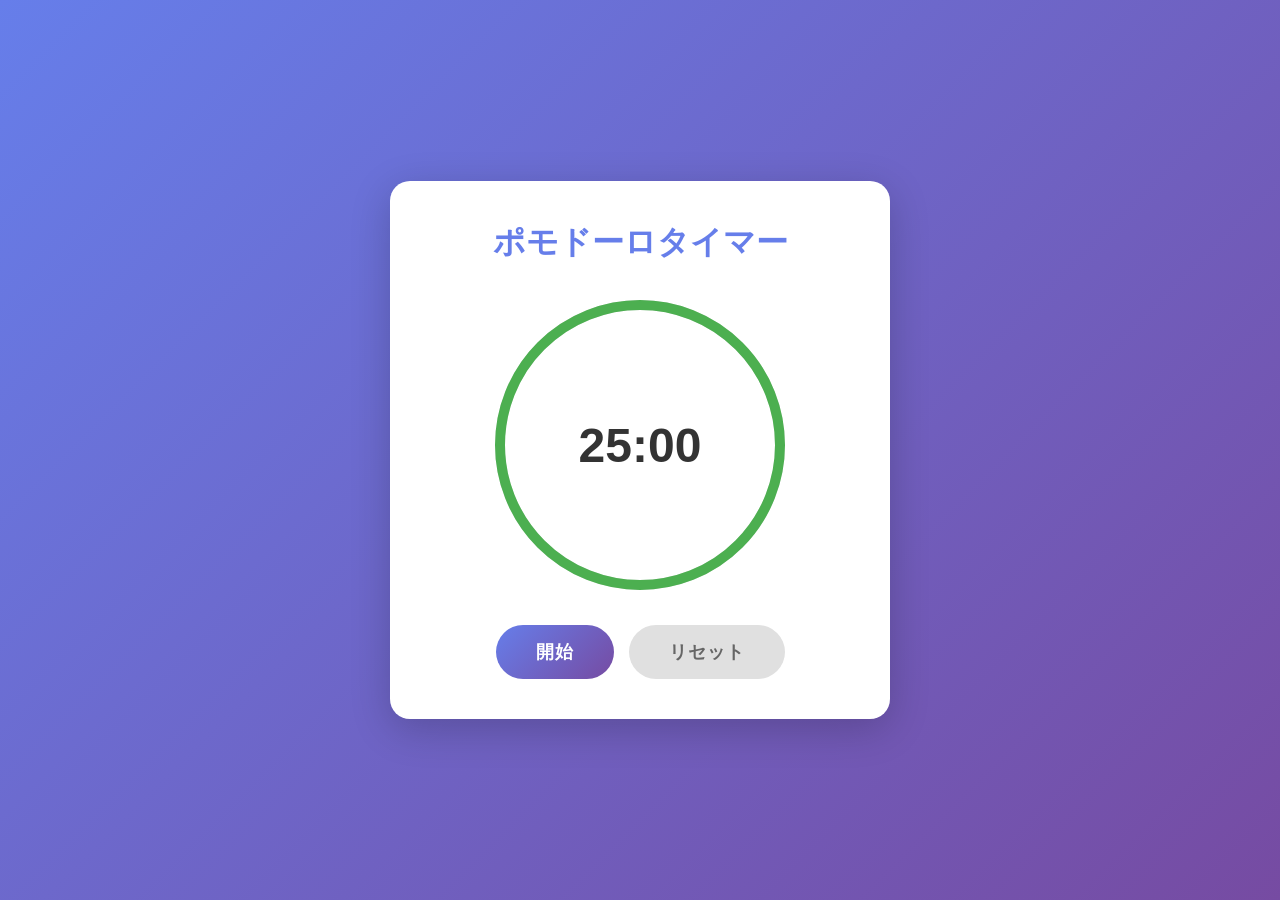
<file: index.html>
<!DOCTYPE html>
<html lang="ja">
<head>
    <meta charset="UTF-8">
    <meta name="viewport" content="width=device-width, initial-scale=1.0">
    <title>ポモドーロタイマー</title>
    <link rel="stylesheet" href="style.css">
</head>
<body>
    <div class="container">
        <h1>ポモドーロタイマー</h1>
        
        <div class="timer-container">
            <!-- SVG円グラフ -->
            <svg class="progress-ring" width="300" height="300">
                <circle
                    class="progress-ring-circle-bg"
                    stroke="#e0e0e0"
                    stroke-width="10"
                    fill="transparent"
                    r="140"
                    cx="150"
                    cy="150"
                />
                <circle
                    class="progress-ring-circle"
                    stroke="#4CAF50"
                    stroke-width="10"
                    fill="transparent"
                    r="140"
                    cx="150"
                    cy="150"
                />
            </svg>
            
            <!-- タイマー表示 -->
            <div class="timer-display">
                <span id="timer-text">25:00</span>
            </div>
        </div>
        
        <!-- コントロールボタン -->
        <div class="controls">
            <button id="start-btn" class="btn btn-primary">開始</button>
            <button id="reset-btn" class="btn btn-secondary">リセット</button>
        </div>
    </div>
    
    <script src="script.js"></script>
</body>
</html>
</file>
<file: style.css>
* {
    margin: 0;
    padding: 0;
    box-sizing: border-box;
}

body {
    font-family: 'Segoe UI', Tahoma, Geneva, Verdana, sans-serif;
    background: linear-gradient(135deg, #667eea 0%, #764ba2 100%);
    min-height: 100vh;
    display: flex;
    justify-content: center;
    align-items: center;
    color: #333;
}

.container {
    background: white;
    border-radius: 20px;
    padding: 40px;
    box-shadow: 0 10px 40px rgba(0, 0, 0, 0.2);
    text-align: center;
    max-width: 500px;
    width: 90%;
}

h1 {
    color: #667eea;
    margin-bottom: 30px;
    font-size: 2em;
}

.timer-container {
    position: relative;
    width: 300px;
    height: 300px;
    margin: 0 auto 30px;
}

.progress-ring {
    transform: rotate(-90deg);
}

.progress-ring-circle {
    transition: stroke-dashoffset 1s linear;
    stroke-linecap: round;
}

.timer-display {
    position: absolute;
    top: 50%;
    left: 50%;
    transform: translate(-50%, -50%);
    font-size: 3em;
    font-weight: bold;
    color: #333;
}

.controls {
    display: flex;
    gap: 15px;
    justify-content: center;
}

.btn {
    padding: 15px 40px;
    font-size: 1.1em;
    border: none;
    border-radius: 50px;
    cursor: pointer;
    transition: all 0.3s ease;
    font-weight: 600;
    text-transform: uppercase;
    letter-spacing: 1px;
}

.btn-primary {
    background: linear-gradient(135deg, #667eea 0%, #764ba2 100%);
    color: white;
}

.btn-primary:hover {
    transform: translateY(-2px);
    box-shadow: 0 5px 20px rgba(102, 126, 234, 0.4);
}

.btn-primary.paused {
    background: linear-gradient(135deg, #f093fb 0%, #f5576c 100%);
}

.btn-secondary {
    background: #e0e0e0;
    color: #666;
}

.btn-secondary:hover {
    background: #d0d0d0;
    transform: translateY(-2px);
}

.btn:active {
    transform: translateY(0);
}

.btn:disabled {
    opacity: 0.5;
    cursor: not-allowed;
}

.btn:disabled:hover {
    transform: none;
}
</file>
